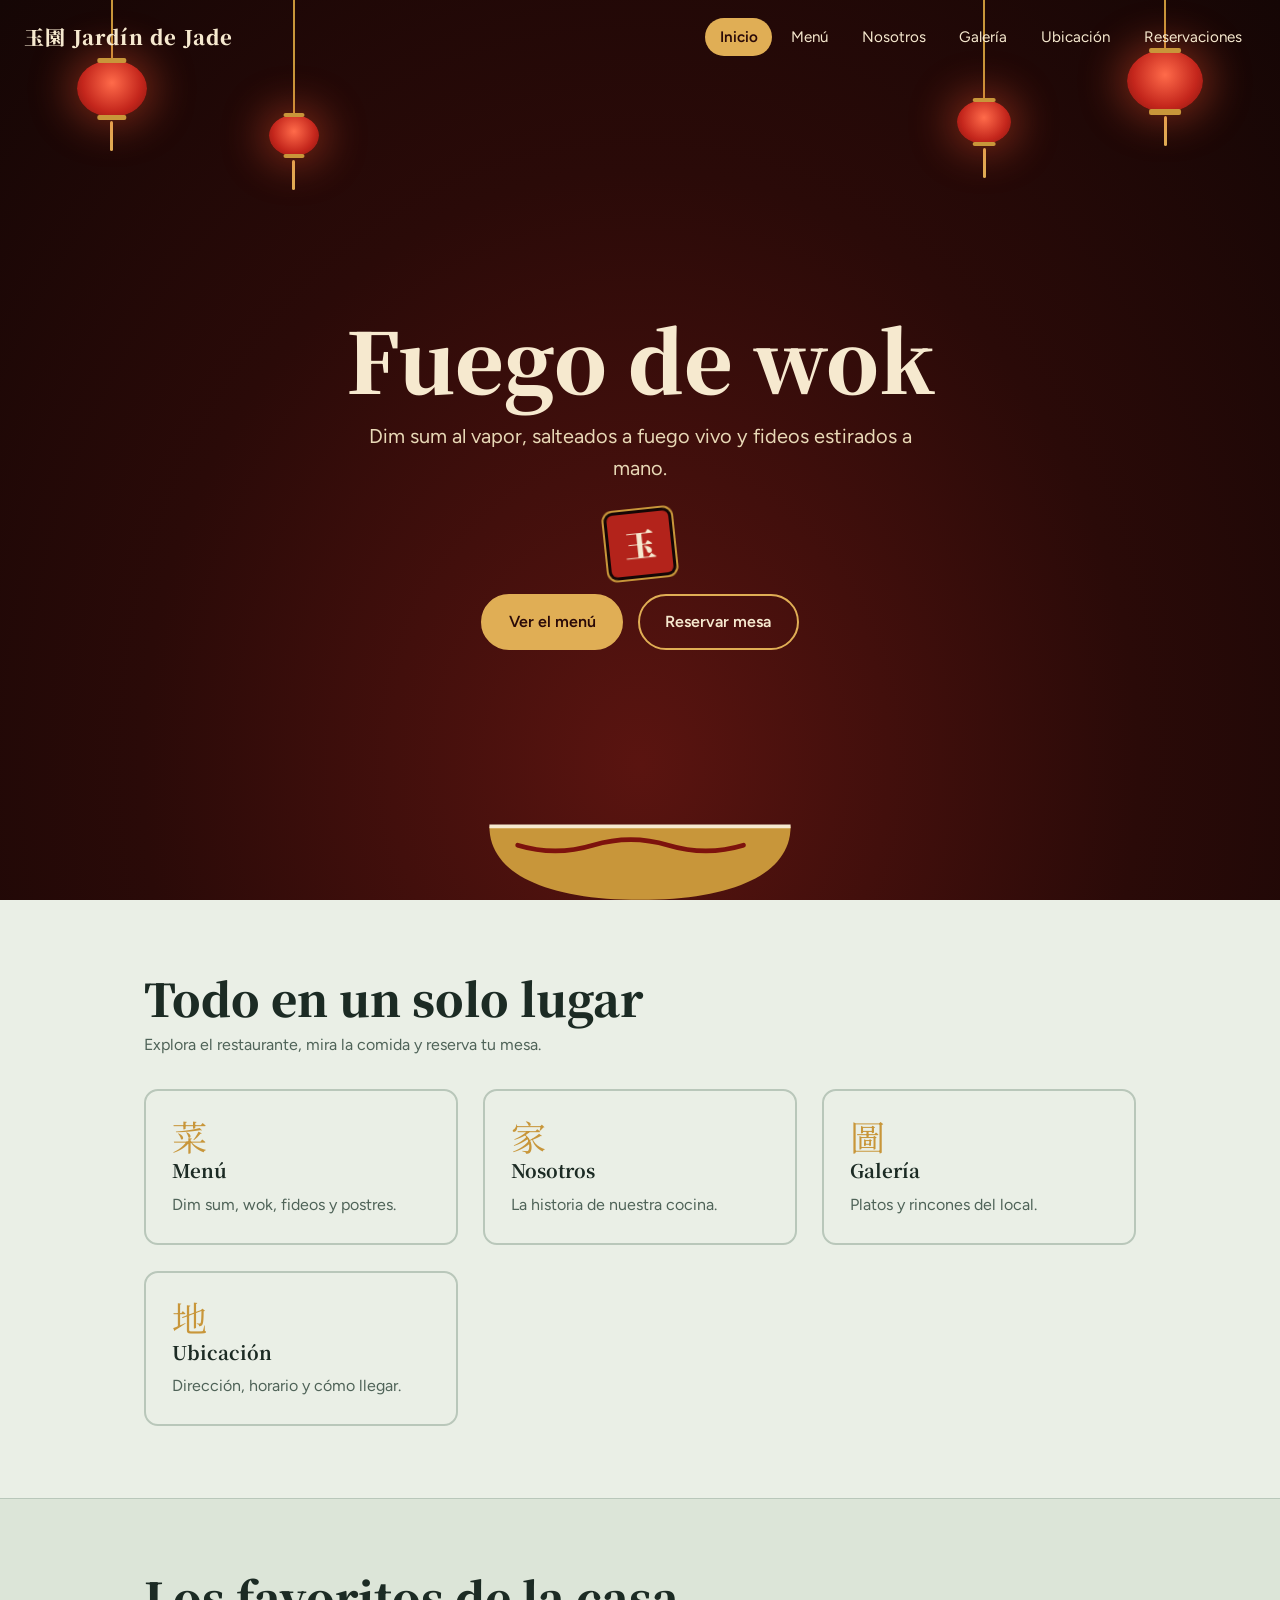
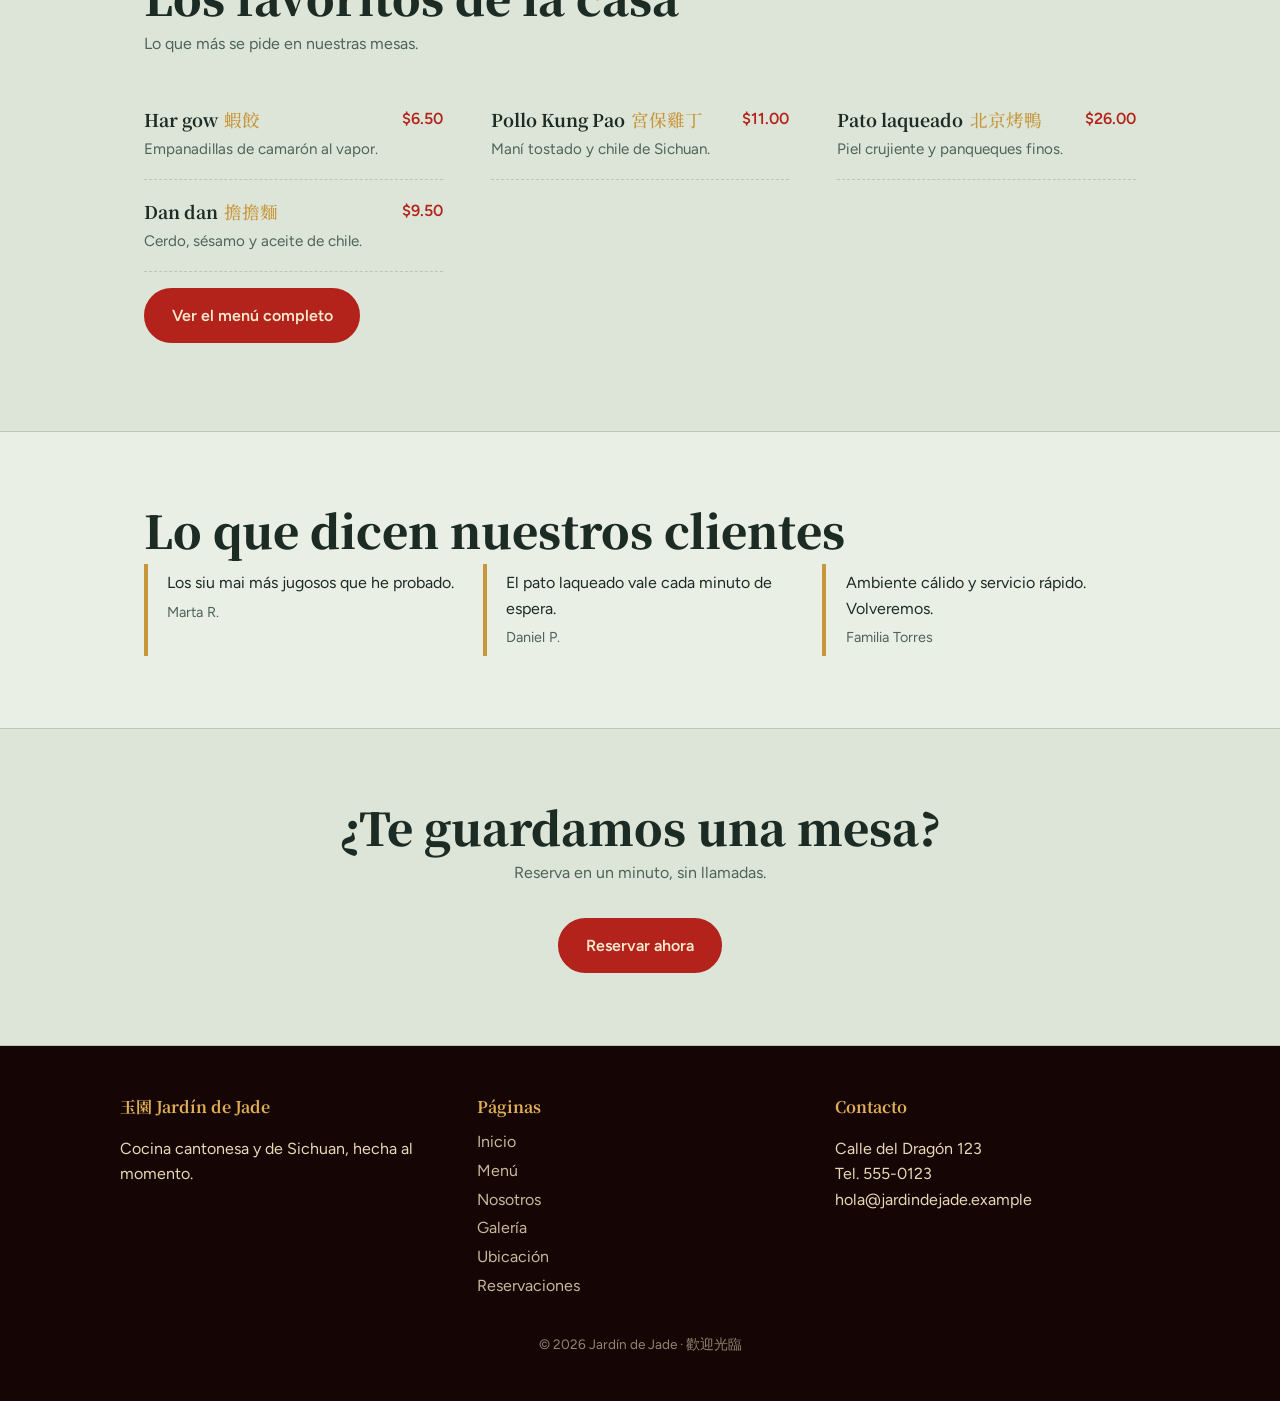
<file: index.html>
<!doctype html>
<html lang="es">
  <head>
    <meta charset="utf-8" />
    <meta name="viewport" content="width=device-width, initial-scale=1" />
    <title>Inicio · Jardín de Jade</title>
    <link
      href="https://fonts.googleapis.com/css2?family=Noto+Serif+SC:wght@500;900&family=Figtree:wght@400;600&display=swap"
      rel="stylesheet"
    />
    <link rel="stylesheet" href="style.css" />
  </head>

  <body>

    <header class="hero big">

      <nav class="nav">
        <a class="logo" href="index.html">玉園 Jardín de Jade</a>
        <div class="links">
          <a href="index.html" class="on" aria-current="page">Inicio</a
          ><a href="menu.html">Menú</a><a href="nosotros.html">Nosotros</a
          ><a href="galeria.html">Galería</a
          ><a href="ubicacion.html">Ubicación</a
          ><a href="reservaciones.html">Reservaciones</a>
        </div>
      </nav>

      <div class="lanterns" aria-hidden="true">
        <div class="lantern l1">
          <i></i>
          <div class="b"></div>
          <div class="t"></div>
        </div>
        <div class="lantern l2">
          <i></i>
          <div class="b"></div>
          <div class="t"></div>
        </div>
        <div class="lantern l3">
          <i></i>
          <div class="b"></div>
          <div class="t"></div>
        </div>
        <div class="lantern l4">
          <i></i>
          <div class="b"></div>
          <div class="t"></div>
        </div>
      </div>

      <div class="hero-in">
        <h1><span>Fuego</span> <span>de</span> <span>wok</span></h1>
        <p class="sub">
          Dim sum al vapor, salteados a fuego vivo y fideos estirados a mano.
        </p>
        <span class="seal" aria-hidden="true">玉</span>
        <div class="btns">
          <a class="btn primary" href="menu.html">Ver el menú</a
          ><a class="btn ghost" href="reservaciones.html">Reservar mesa</a>
        </div>
      </div>

      <div class="bowl-wrap" aria-hidden="true">
        <span class="steam s1"></span><span class="steam s2"></span>
        <span class="steam s3"></span>
        <svg class="bowl" viewBox="0 0 340 90">
          <path d="M10 10h320c0 50-60 78-160 78S10 60 10 10z" fill="#C8963A" />
          <path d="M10 10h320" stroke="#F6E9CF" stroke-width="4" />
          <path
            d="M40 30q40 12 80 0t80 0 80 0"
            stroke="#7d120d"
            stroke-width="5"
            fill="none"
            stroke-linecap="round"
          />
        </svg>
      </div>
    </header>
    
    <main>
      <section class="s">
        <h2>Todo en un solo lugar</h2>
        <p class="lead">
          Explora el restaurante, mira la comida y reserva tu mesa.
        </p>
        <div class="grid">
          <a class="card" href="menu.html"
            ><span class="zh">菜</span>
            <h3>Menú</h3>
            <p>Dim sum, wok, fideos y postres.</p></a
          >
          <a class="card" href="nosotros.html"
            ><span class="zh">家</span>
            <h3>Nosotros</h3>
            <p>La historia de nuestra cocina.</p></a
          >
          <a class="card" href="galeria.html"
            ><span class="zh">圖</span>
            <h3>Galería</h3>
            <p>Platos y rincones del local.</p></a
          >
          <a class="card" href="ubicacion.html"
            ><span class="zh">地</span>
            <h3>Ubicación</h3>
            <p>Dirección, horario y cómo llegar.</p></a
          >
        </div>
      </section>
      <div class="band">
        <section class="s">
          <h2>Los favoritos de la casa</h2>
          <p class="lead">Lo que más se pide en nuestras mesas.</p>
          <div class="panel on">
            <div class="dish">
              <h3>Har gow<span class="zh">蝦餃</span></h3>
              <span class="pr">$6.50</span>
              <p>Empanadillas de camarón al vapor.</p>
            </div>
            <div class="dish">
              <h3>Pollo Kung Pao<span class="zh">宮保雞丁</span></h3>
              <span class="pr">$11.00</span>
              <p>Maní tostado y chile de Sichuan.</p>
            </div>
            <div class="dish">
              <h3>Pato laqueado<span class="zh">北京烤鴨</span></h3>
              <span class="pr">$26.00</span>
              <p>Piel crujiente y panqueques finos.</p>
            </div>
            <div class="dish">
              <h3>Dan dan<span class="zh">擔擔麵</span></h3>
              <span class="pr">$9.50</span>
              <p>Cerdo, sésamo y aceite de chile.</p>
            </div>
          </div>
          <p><a class="btn red" href="menu.html">Ver el menú completo</a></p>
        </section>
      </div>
      <section class="s">
        <h2>Lo que dicen nuestros clientes</h2>
        <div class="grid">
          <blockquote class="quote">
            Los siu mai más jugosos que he probado.<cite>Marta R.</cite>
          </blockquote>
          <blockquote class="quote">
            El pato laqueado vale cada minuto de espera.<cite>Daniel P.</cite>
          </blockquote>
          <blockquote class="quote">
            Ambiente cálido y servicio rápido. Volveremos.<cite
              >Familia Torres</cite
            >
          </blockquote>
        </div>
      </section>
      <div class="band">
        <section class="s" style="text-align: center">
          <h2>¿Te guardamos una mesa?</h2>
          <p class="lead" style="margin-inline: auto">
            Reserva en un minuto, sin llamadas.
          </p>
          <a class="btn red" href="reservaciones.html">Reservar ahora</a>
        </section>
      </div>
    </main>
    <footer>
      <div class="fi">
        <div>
          <h4>玉園 Jardín de Jade</h4>
          <p>Cocina cantonesa y de Sichuan, hecha al momento.</p>
        </div>
        <div>
          <h4>Páginas</h4>
          <a href="index.html">Inicio</a><a href="menu.html">Menú</a
          ><a href="nosotros.html">Nosotros</a><a href="galeria.html">Galería</a
          ><a href="ubicacion.html">Ubicación</a
          ><a href="reservaciones.html">Reservaciones</a>
        </div>
        <div>
          <h4>Contacto</h4>
          <p>
            Calle del Dragón 123<br />Tel. 555-0123<br />hola@jardindejade.example
          </p>
        </div>
      </div>
      <p class="copy">© 2026 Jardín de Jade · 歡迎光臨</p>
    </footer>
    <script src="app.js"></script>
  </body>
</html>
</file>
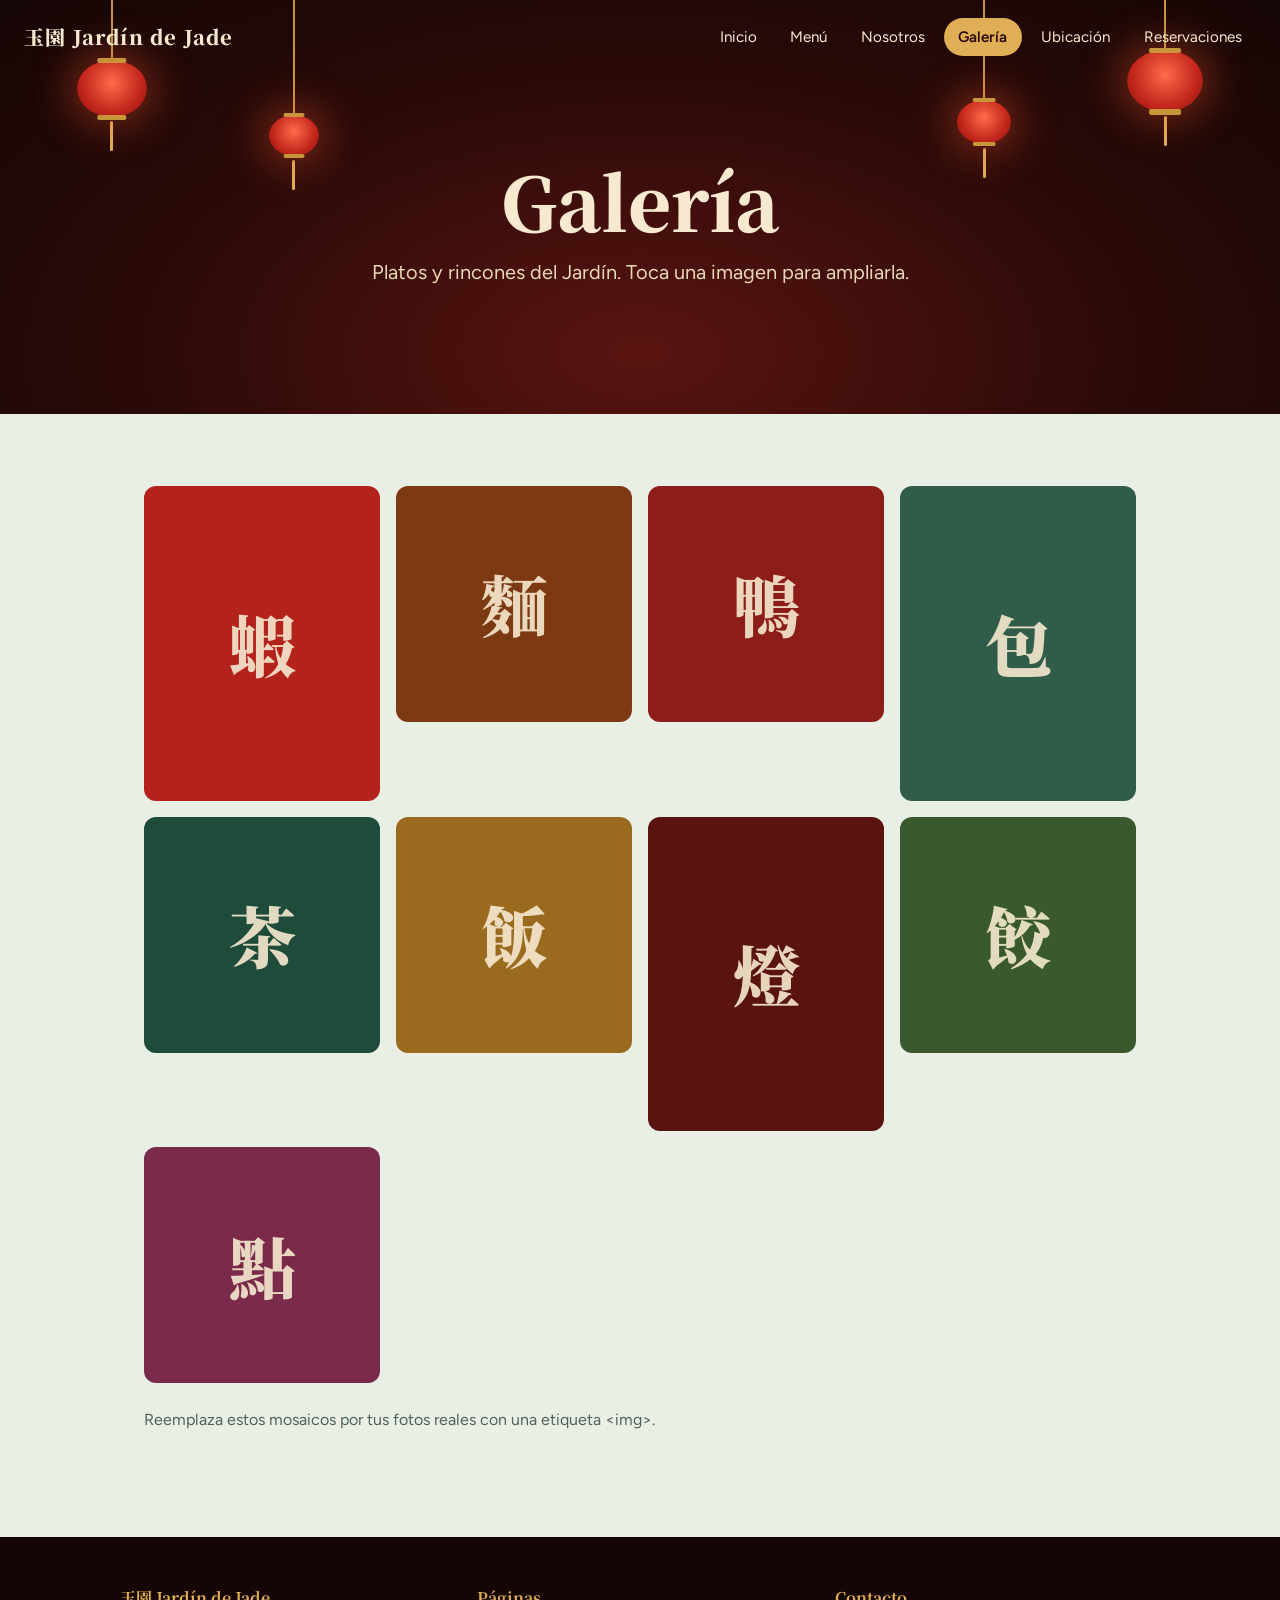
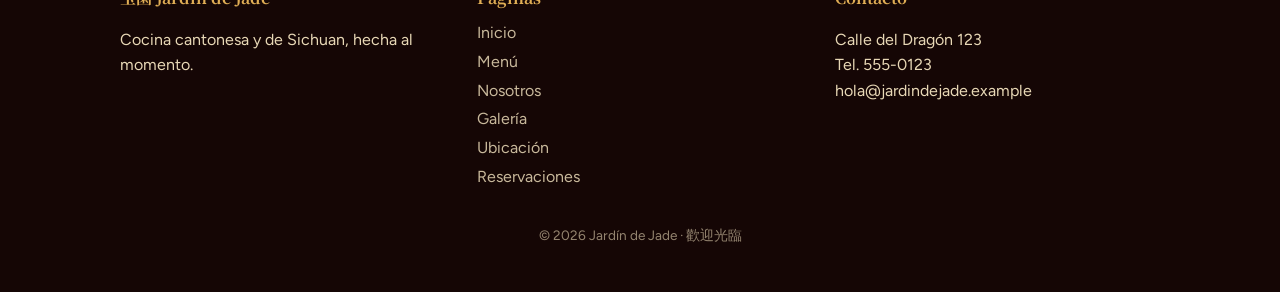
<file: galeria.html>
<!doctype html>
<html lang="es">
  <head>
    <meta charset="utf-8" />
    <meta name="viewport" content="width=device-width, initial-scale=1" />
    <title>Galería · Jardín de Jade</title>
    <link
      href="https://fonts.googleapis.com/css2?family=Noto+Serif+SC:wght@500;900&family=Figtree:wght@400;600&display=swap"
      rel="stylesheet"
    />
    <link rel="stylesheet" href="style.css" />
  </head>
  <body>
    <header class="hero">
      <nav class="nav">
        <a class="logo" href="index.html">玉園 Jardín de Jade</a>
        <div class="links">
          <a href="index.html">Inicio</a><a href="menu.html">Menú</a
          ><a href="nosotros.html">Nosotros</a
          ><a href="galeria.html" class="on" aria-current="page">Galería</a
          ><a href="ubicacion.html">Ubicación</a
          ><a href="reservaciones.html">Reservaciones</a>
        </div>
      </nav>
      <div class="lanterns" aria-hidden="true">
        <div class="lantern l1">
          <i></i>
          <div class="b"></div>
          <div class="t"></div>
        </div>
        <div class="lantern l2">
          <i></i>
          <div class="b"></div>
          <div class="t"></div>
        </div>
        <div class="lantern l3">
          <i></i>
          <div class="b"></div>
          <div class="t"></div>
        </div>
        <div class="lantern l4">
          <i></i>
          <div class="b"></div>
          <div class="t"></div>
        </div>
      </div>
      <div class="hero-in">
        <h1><span>Galería</span></h1>
        <p class="sub">
          Platos y rincones del Jardín. Toca una imagen para ampliarla.
        </p>
      </div>
    </header>
    <main>
      <section class="s">
        <div class="gal">
          <button class="g" style="--c: #b3231b" aria-label="Har gow">
            <span>蝦</span><em>Har gow</em></button
          ><button class="g" style="--c: #7d3a12" aria-label="Fideos dan dan">
            <span>麵</span><em>Fideos dan dan</em></button
          ><button class="g" style="--c: #8c1d18" aria-label="Pato laqueado">
            <span>鴨</span><em>Pato laqueado</em></button
          ><button class="g" style="--c: #2f5d4a" aria-label="Bao de cerdo">
            <span>包</span><em>Bao de cerdo</em></button
          ><button class="g" style="--c: #1f4b3a" aria-label="Té de jazmín">
            <span>茶</span><em>Té de jazmín</em></button
          ><button class="g" style="--c: #9a6b1f" aria-label="Arroz frito">
            <span>飯</span><em>Arroz frito</em></button
          ><button
            class="g"
            style="--c: #5a1410"
            aria-label="Faroles del salón"
          >
            <span>燈</span><em>Faroles del salón</em></button
          ><button class="g" style="--c: #3a5a2e" aria-label="Gyoza">
            <span>餃</span><em>Gyoza</em></button
          ><button class="g" style="--c: #7a2a4a" aria-label="Postres">
            <span>點</span><em>Postres</em>
          </button>
        </div>
        <div class="lb" role="dialog" aria-label="Imagen ampliada">
          <button aria-label="Cerrar">×</button>
          <div>
            <div class="big"></div>
            <p></p>
          </div>
        </div>
        <p class="lead" style="margin-top: 1.5rem">
          Reemplaza estos mosaicos por tus fotos reales con una etiqueta
          &lt;img&gt;.
        </p>
      </section>
    </main>
    <footer>
      <div class="fi">
        <div>
          <h4>玉園 Jardín de Jade</h4>
          <p>Cocina cantonesa y de Sichuan, hecha al momento.</p>
        </div>
        <div>
          <h4>Páginas</h4>
          <a href="index.html">Inicio</a><a href="menu.html">Menú</a
          ><a href="nosotros.html">Nosotros</a><a href="galeria.html">Galería</a
          ><a href="ubicacion.html">Ubicación</a
          ><a href="reservaciones.html">Reservaciones</a>
        </div>
        <div>
          <h4>Contacto</h4>
          <p>
            Calle del Dragón 123<br />Tel. 555-0123<br />hola@jardindejade.example
          </p>
        </div>
      </div>
      <p class="copy">© 2026 Jardín de Jade · 歡迎光臨</p>
    </footer>
    <script src="app.js"></script>
  </body>
</html>
</file>
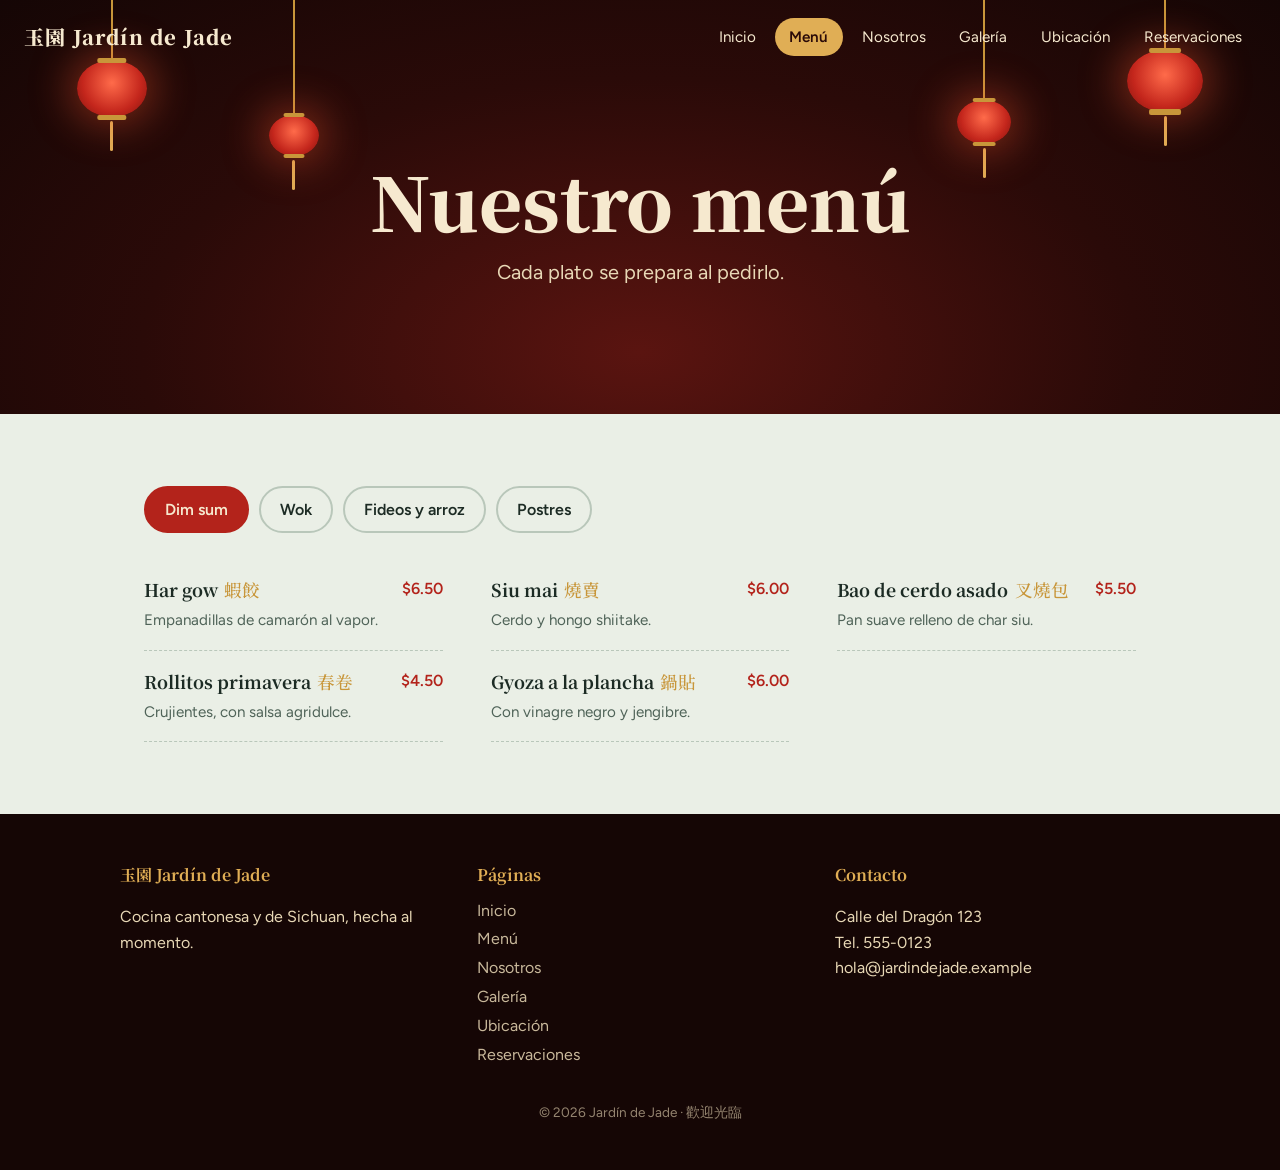
<file: menu.html>
<!doctype html>
<html lang="es">
  <head>
    <meta charset="utf-8" />
    <meta name="viewport" content="width=device-width, initial-scale=1" />
    <title>Menú · Jardín de Jade</title>
    <link
      href="https://fonts.googleapis.com/css2?family=Noto+Serif+SC:wght@500;900&family=Figtree:wght@400;600&display=swap"
      rel="stylesheet"
    />
    <link rel="stylesheet" href="style.css" />
  </head>
  <body>
    <header class="hero">
      <nav class="nav">
        <a class="logo" href="index.html">玉園 Jardín de Jade</a>
        <div class="links">
          <a href="index.html">Inicio</a
          ><a href="menu.html" class="on" aria-current="page">Menú</a
          ><a href="nosotros.html">Nosotros</a><a href="galeria.html">Galería</a
          ><a href="ubicacion.html">Ubicación</a
          ><a href="reservaciones.html">Reservaciones</a>
        </div>
      </nav>
      <div class="lanterns" aria-hidden="true">
        <div class="lantern l1">
          <i></i>
          <div class="b"></div>
          <div class="t"></div>
        </div>
        <div class="lantern l2">
          <i></i>
          <div class="b"></div>
          <div class="t"></div>
        </div>
        <div class="lantern l3">
          <i></i>
          <div class="b"></div>
          <div class="t"></div>
        </div>
        <div class="lantern l4">
          <i></i>
          <div class="b"></div>
          <div class="t"></div>
        </div>
      </div>
      <div class="hero-in">
        <h1><span>Nuestro</span> <span>menú</span></h1>
        <p class="sub">Cada plato se prepara al pedirlo.</p>
      </div>
    </header>
    <main>
      <section class="s">
        <div class="tabs" role="tablist" aria-label="Categorías">
          <button
            class="tab"
            role="tab"
            aria-selected="true"
            aria-controls="p0"
          >
            Dim sum</button
          ><button
            class="tab"
            role="tab"
            aria-selected="false"
            aria-controls="p1"
          >
            Wok</button
          ><button
            class="tab"
            role="tab"
            aria-selected="false"
            aria-controls="p2"
          >
            Fideos y arroz</button
          ><button
            class="tab"
            role="tab"
            aria-selected="false"
            aria-controls="p3"
          >
            Postres
          </button>
        </div>
        <div class="panel on" id="p0" role="tabpanel">
          <div class="dish">
            <h3>Har gow<span class="zh">蝦餃</span></h3>
            <span class="pr">$6.50</span>
            <p>Empanadillas de camarón al vapor.</p>
          </div>
          <div class="dish">
            <h3>Siu mai<span class="zh">燒賣</span></h3>
            <span class="pr">$6.00</span>
            <p>Cerdo y hongo shiitake.</p>
          </div>
          <div class="dish">
            <h3>Bao de cerdo asado<span class="zh">叉燒包</span></h3>
            <span class="pr">$5.50</span>
            <p>Pan suave relleno de char siu.</p>
          </div>
          <div class="dish">
            <h3>Rollitos primavera<span class="zh">春卷</span></h3>
            <span class="pr">$4.50</span>
            <p>Crujientes, con salsa agridulce.</p>
          </div>
          <div class="dish">
            <h3>Gyoza a la plancha<span class="zh">鍋貼</span></h3>
            <span class="pr">$6.00</span>
            <p>Con vinagre negro y jengibre.</p>
          </div>
        </div>
        <div class="panel" id="p1" role="tabpanel" hidden>
          <div class="dish">
            <h3>Pollo Kung Pao<span class="zh">宮保雞丁</span></h3>
            <span class="pr">$11.00</span>
            <p>Maní tostado y chile de Sichuan.</p>
          </div>
          <div class="dish">
            <h3>Res con brócoli<span class="zh">芥蘭牛肉</span></h3>
            <span class="pr">$12.50</span>
            <p>Salsa de ostión a fuego alto.</p>
          </div>
          <div class="dish">
            <h3>Cerdo agridulce<span class="zh">咕嚕肉</span></h3>
            <span class="pr">$10.50</span>
            <p>Piña, pimiento y salsa brillante.</p>
          </div>
          <div class="dish">
            <h3>Tofu Mapo<span class="zh">麻婆豆腐</span></h3>
            <span class="pr">$9.50</span>
            <p>Picante que adormece los labios.</p>
          </div>
          <div class="dish">
            <h3>Pato laqueado<span class="zh">北京烤鴨</span></h3>
            <span class="pr">$26.00</span>
            <p>Piel crujiente y panqueques finos.</p>
          </div>
        </div>
        <div class="panel" id="p2" role="tabpanel" hidden>
          <div class="dish">
            <h3>Chow mein<span class="zh">炒麵</span></h3>
            <span class="pr">$9.00</span>
            <p>Fideos salteados con verduras.</p>
          </div>
          <div class="dish">
            <h3>Dan dan<span class="zh">擔擔麵</span></h3>
            <span class="pr">$9.50</span>
            <p>Cerdo, sésamo y aceite de chile.</p>
          </div>
          <div class="dish">
            <h3>Arroz frito Yangzhou<span class="zh">揚州炒飯</span></h3>
            <span class="pr">$8.50</span>
            <p>Camarón, jamón y huevo.</p>
          </div>
          <div class="dish">
            <h3>Sopa wonton<span class="zh">雲吞湯</span></h3>
            <span class="pr">$7.00</span>
            <p>Caldo claro con empanadillas.</p>
          </div>
        </div>
        <div class="panel" id="p3" role="tabpanel" hidden>
          <div class="dish">
            <h3>Bolitas de sésamo<span class="zh">煎堆</span></h3>
            <span class="pr">$4.50</span>
            <p>Rellenas de frijol dulce.</p>
          </div>
          <div class="dish">
            <h3>Tarta de huevo<span class="zh">蛋撻</span></h3>
            <span class="pr">$3.50</span>
            <p>Masa hojaldrada con crema tibia.</p>
          </div>
          <div class="dish">
            <h3>Tangyuan<span class="zh">湯圓</span></h3>
            <span class="pr">$5.00</span>
            <p>Arroz glutinoso en jarabe de jengibre.</p>
          </div>
        </div>
      </section>
    </main>
    <footer>
      <div class="fi">
        <div>
          <h4>玉園 Jardín de Jade</h4>
          <p>Cocina cantonesa y de Sichuan, hecha al momento.</p>
        </div>
        <div>
          <h4>Páginas</h4>
          <a href="index.html">Inicio</a><a href="menu.html">Menú</a
          ><a href="nosotros.html">Nosotros</a><a href="galeria.html">Galería</a
          ><a href="ubicacion.html">Ubicación</a
          ><a href="reservaciones.html">Reservaciones</a>
        </div>
        <div>
          <h4>Contacto</h4>
          <p>
            Calle del Dragón 123<br />Tel. 555-0123<br />hola@jardindejade.example
          </p>
        </div>
      </div>
      <p class="copy">© 2026 Jardín de Jade · 歡迎光臨</p>
    </footer>
    <script src="app.js"></script>
  </body>
</html>
</file>
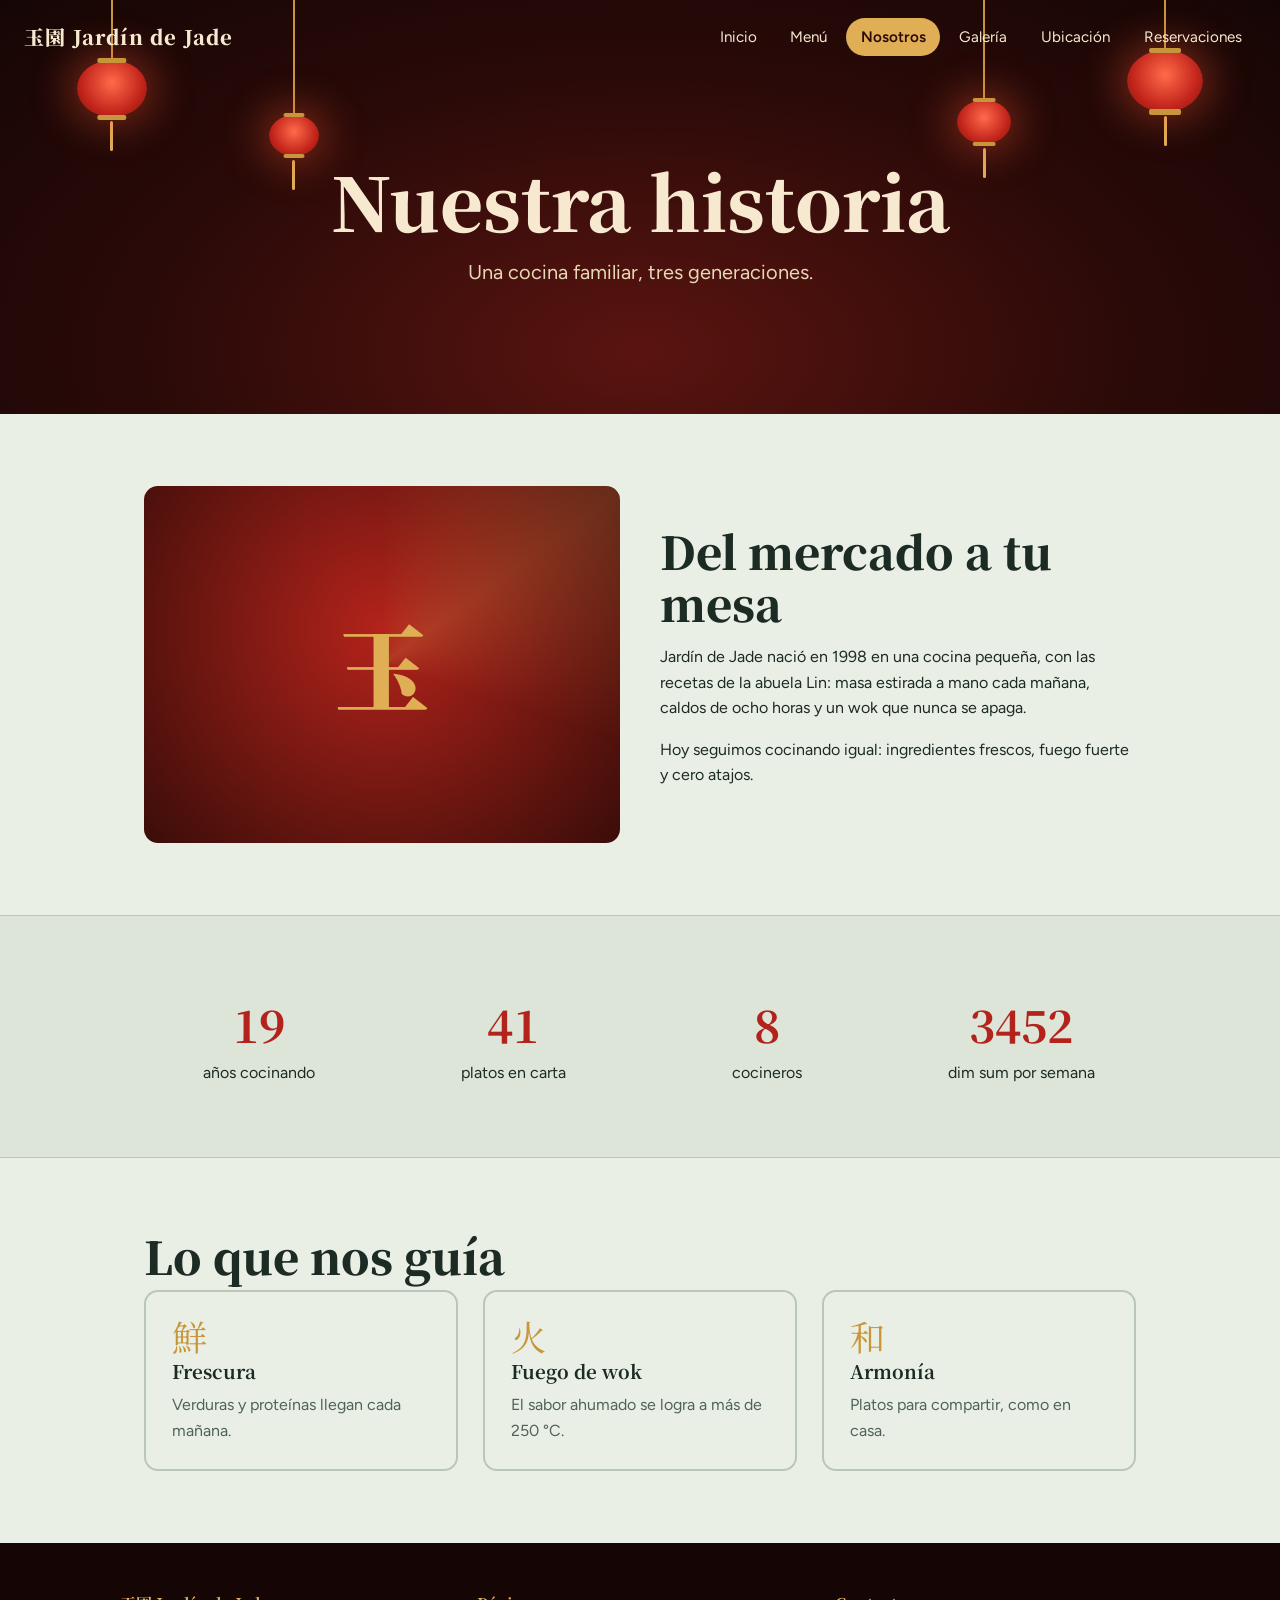
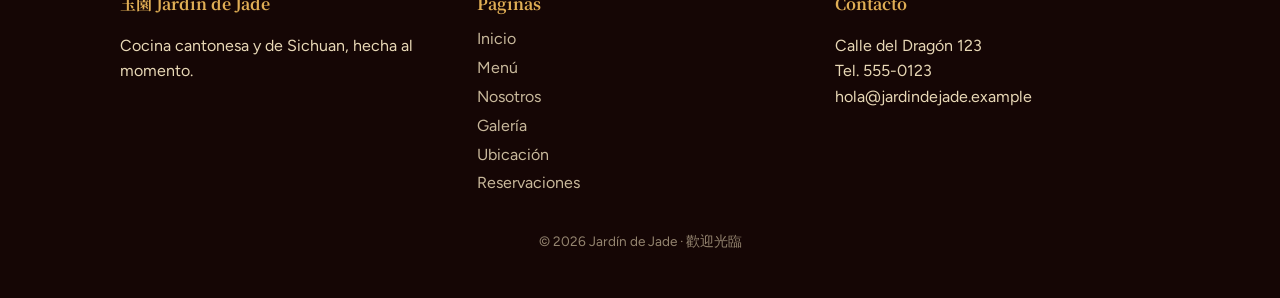
<file: nosotros.html>
<!DOCTYPE html>
<html lang="es"><head><meta charset="utf-8"><meta name="viewport" content="width=device-width, initial-scale=1">
<title>Nosotros · Jardín de Jade</title>
<link href="https://fonts.googleapis.com/css2?family=Noto+Serif+SC:wght@500;900&family=Figtree:wght@400;600&display=swap" rel="stylesheet">
<link rel="stylesheet" href="style.css"></head><body>
<header class="hero"><nav class="nav"><a class="logo" href="index.html">玉園 Jardín de Jade</a><div class="links"><a href="index.html">Inicio</a><a href="menu.html">Menú</a><a href="nosotros.html" class="on" aria-current="page">Nosotros</a><a href="galeria.html">Galería</a><a href="ubicacion.html">Ubicación</a><a href="reservaciones.html">Reservaciones</a></div></nav><div class="lanterns" aria-hidden="true"><div class="lantern l1"><i></i><div class="b"></div><div class="t"></div></div><div class="lantern l2"><i></i><div class="b"></div><div class="t"></div></div><div class="lantern l3"><i></i><div class="b"></div><div class="t"></div></div><div class="lantern l4"><i></i><div class="b"></div><div class="t"></div></div></div><div class="hero-in"><h1><span>Nuestra</span> <span>historia</span> </h1><p class="sub">Una cocina familiar, tres generaciones.</p></div></header>
<main><section class="s two"><div class="art" aria-hidden="true">玉</div><div><h2>Del mercado a tu mesa</h2><p>Jardín de Jade nació en 1998 en una cocina pequeña, con las recetas de la abuela Lin: masa estirada a mano cada mañana, caldos de ocho horas y un wok que nunca se apaga.</p><p>Hoy seguimos cocinando igual: ingredientes frescos, fuego fuerte y cero atajos.</p></div></section>
<div class="band"><section class="s"><div class="stats"><div><b data-n="28">0</b>años cocinando</div><div><b data-n="60">0</b>platos en carta</div><div><b data-n="12">0</b>cocineros</div><div><b data-n="5000">0</b>dim sum por semana</div></div></section></div>
<section class="s"><h2>Lo que nos guía</h2><div class="grid"><div class="card"><span class="zh">鮮</span><h3>Frescura</h3><p>Verduras y proteínas llegan cada mañana.</p></div><div class="card"><span class="zh">火</span><h3>Fuego de wok</h3><p>El sabor ahumado se logra a más de 250 °C.</p></div><div class="card"><span class="zh">和</span><h3>Armonía</h3><p>Platos para compartir, como en casa.</p></div></div></section></main>
<footer><div class="fi"><div><h4>玉園 Jardín de Jade</h4><p>Cocina cantonesa y de Sichuan, hecha al momento.</p></div><div><h4>Páginas</h4><a href="index.html">Inicio</a><a href="menu.html">Menú</a><a href="nosotros.html">Nosotros</a><a href="galeria.html">Galería</a><a href="ubicacion.html">Ubicación</a><a href="reservaciones.html">Reservaciones</a></div><div><h4>Contacto</h4><p>Calle del Dragón 123<br>Tel. 555-0123<br>hola@jardindejade.example</p></div></div><p class="copy">© 2026 Jardín de Jade · 歡迎光臨</p></footer>
<script src="app.js"></script></body></html>
</file>
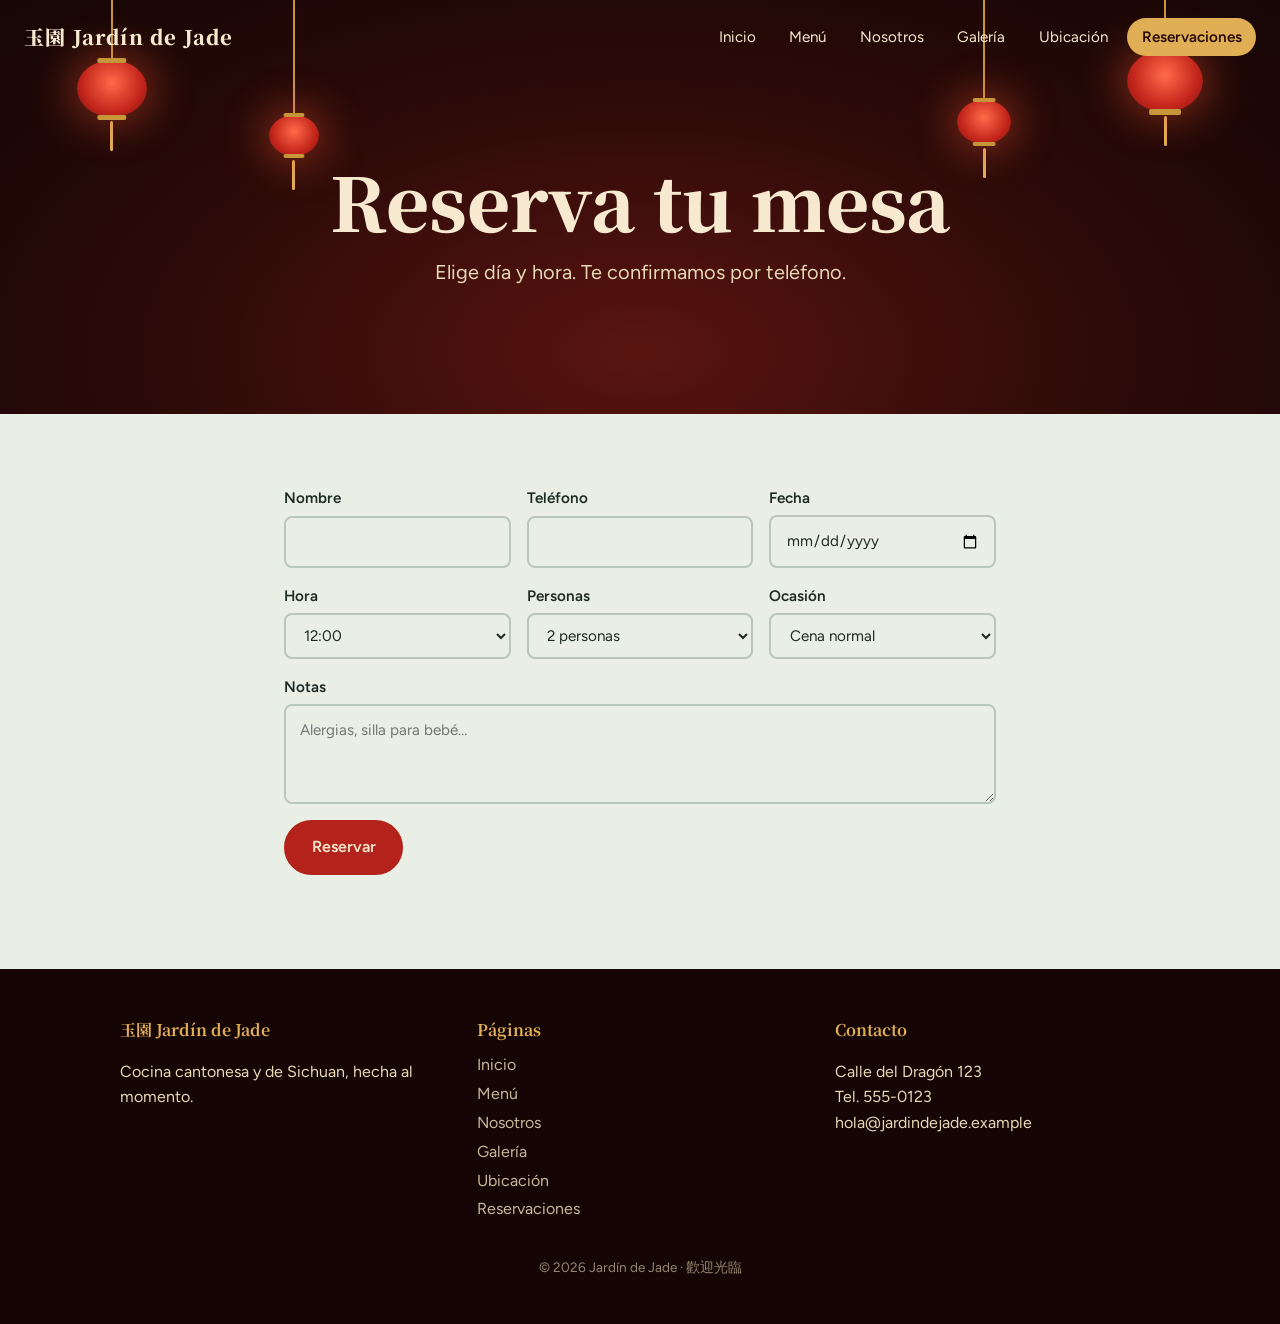
<file: reservaciones.html>
<!doctype html>
<html lang="es">
  <head>
    <meta charset="utf-8" />
    <meta name="viewport" content="width=device-width, initial-scale=1" />
    <title>Reservaciones · Jardín de Jade</title>
    <link
      href="https://fonts.googleapis.com/css2?family=Noto+Serif+SC:wght@500;900&family=Figtree:wght@400;600&display=swap"
      rel="stylesheet"
    />
    <link rel="stylesheet" href="style.css" />
  </head>
  <body>
    <header class="hero">
      <nav class="nav">
        <a class="logo" href="index.html">玉園 Jardín de Jade</a>
        <div class="links">
          <a href="index.html">Inicio</a><a href="menu.html">Menú</a
          ><a href="nosotros.html">Nosotros</a><a href="galeria.html">Galería</a
          ><a href="ubicacion.html">Ubicación</a
          ><a href="reservaciones.html" class="on" aria-current="page"
            >Reservaciones</a
          >
        </div>
      </nav>
      <div class="lanterns" aria-hidden="true">
        <div class="lantern l1">
          <i></i>
          <div class="b"></div>
          <div class="t"></div>
        </div>
        <div class="lantern l2">
          <i></i>
          <div class="b"></div>
          <div class="t"></div>
        </div>
        <div class="lantern l3">
          <i></i>
          <div class="b"></div>
          <div class="t"></div>
        </div>
        <div class="lantern l4">
          <i></i>
          <div class="b"></div>
          <div class="t"></div>
        </div>
      </div>
      <div class="hero-in">
        <h1><span>Reserva</span> <span>tu</span> <span>mesa</span></h1>
        <p class="sub">Elige día y hora. Te confirmamos por teléfono.</p>
      </div>
    </header>
    <main>
      <section class="s" style="max-width: 760px">
        <form class="form" id="rsv" novalidate>
          <label>Nombre<input name="nombre" autocomplete="name" /></label
          ><label
            >Teléfono<input name="tel" type="tel" autocomplete="tel"
          /></label>
          <label>Fecha<input name="fecha" type="date" /></label>
          <label
            >Hora<select name="hora">
              <option>12:00</option>
              <option>13:00</option>
              <option>14:00</option>
              <option>18:00</option>
              <option>19:00</option>
              <option>20:00</option>
              <option>21:00</option>
            </select></label
          >
          <label
            >Personas<select name="personas">
              <option>2 personas</option>
              <option>3 personas</option>
              <option>4 personas</option>
              <option>6 personas</option>
              <option>8 o más</option>
            </select></label
          >
          <label
            >Ocasión<select name="oc">
              <option>Cena normal</option>
              <option>Cumpleaños</option>
              <option>Aniversario</option>
              <option>Reunión de trabajo</option>
            </select></label
          >
          <label class="full"
            >Notas<textarea
              name="notas"
              rows="3"
              placeholder="Alergias, silla para bebé…"
            ></textarea>
          </label>
          <div class="full">
            <button class="btn red" type="submit">Reservar</button>
            <div class="err" id="err" role="alert"></div>
          </div>
        </form>
        <div class="ticket" id="ticket" role="status"></div>
      </section>
    </main>
    <footer>
      <div class="fi">
        <div>
          <h4>玉園 Jardín de Jade</h4>
          <p>Cocina cantonesa y de Sichuan, hecha al momento.</p>
        </div>
        <div>
          <h4>Páginas</h4>
          <a href="index.html">Inicio</a><a href="menu.html">Menú</a
          ><a href="nosotros.html">Nosotros</a><a href="galeria.html">Galería</a
          ><a href="ubicacion.html">Ubicación</a
          ><a href="reservaciones.html">Reservaciones</a>
        </div>
        <div>
          <h4>Contacto</h4>
          <p>
            Calle del Dragón 123<br />Tel. 555-0123<br />hola@jardindejade.example
          </p>
        </div>
      </div>
      <p class="copy">© 2026 Jardín de Jade · 歡迎光臨</p>
    </footer>
    <script src="app.js"></script>
  </body>
</html>
</file>
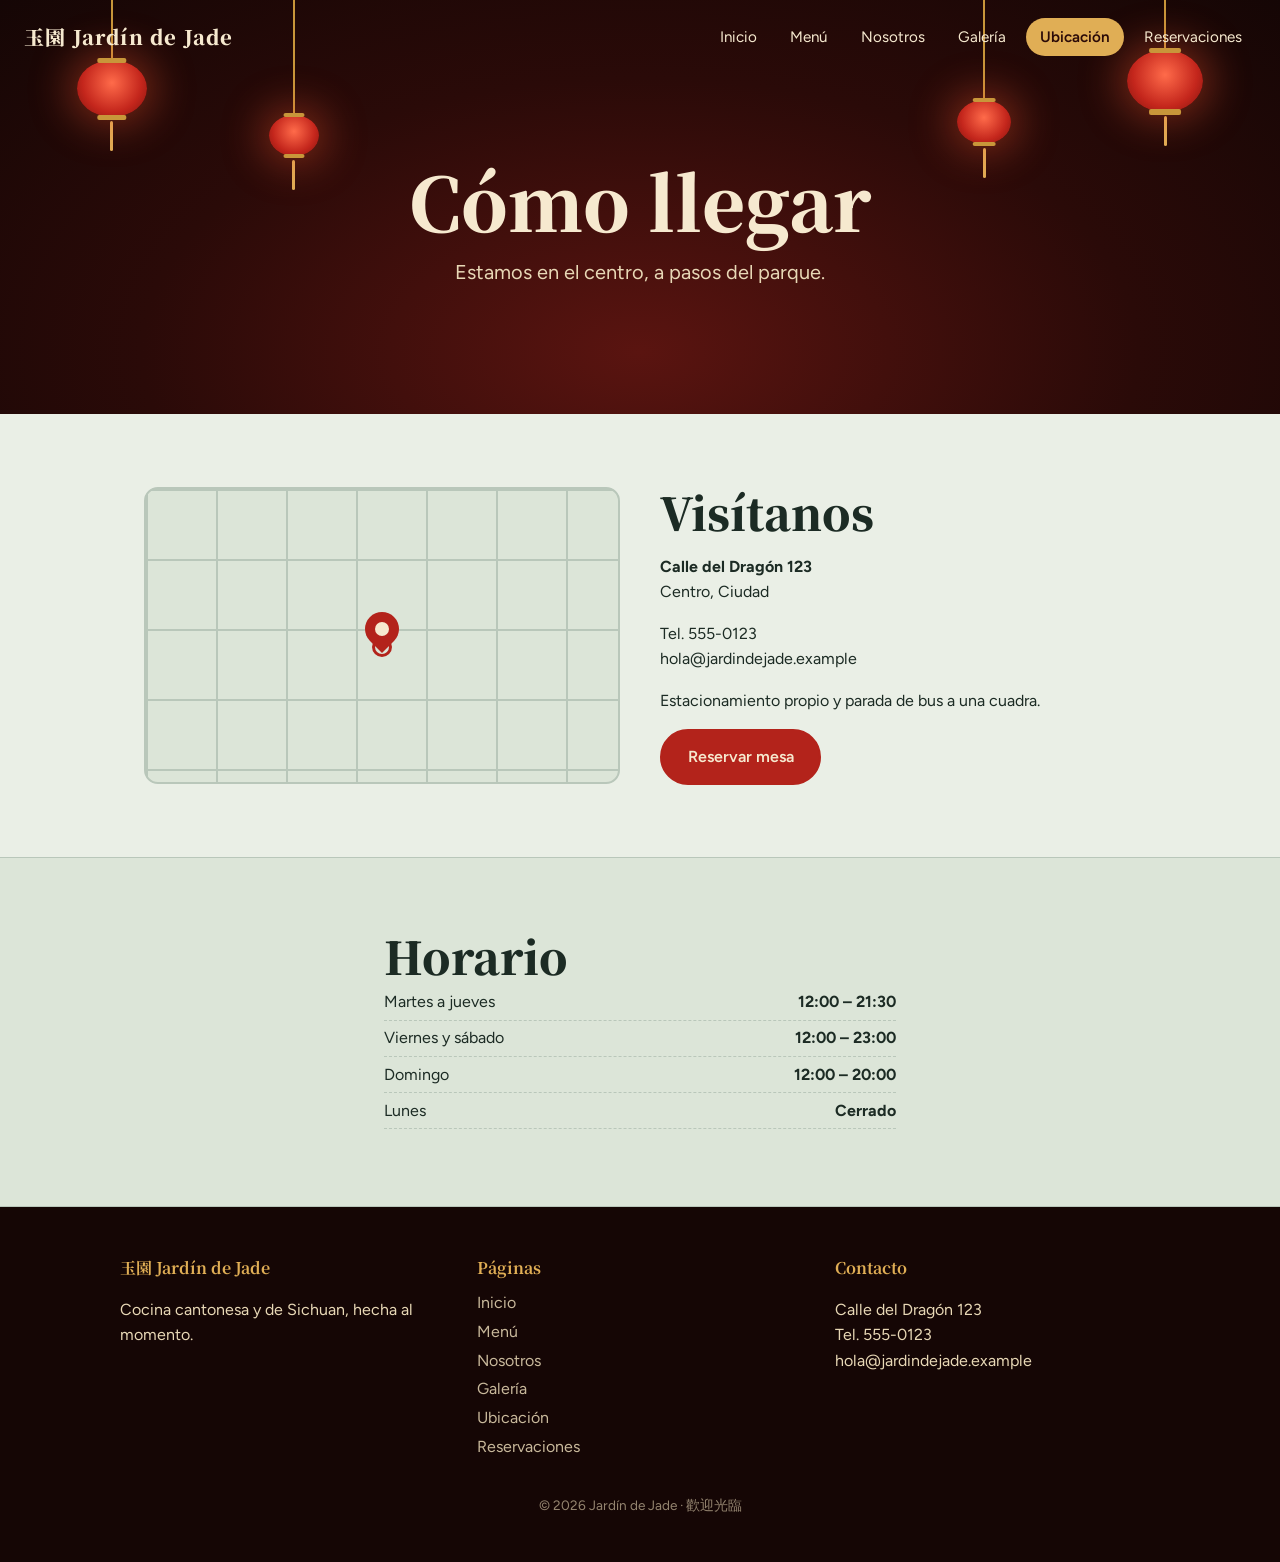
<file: ubicacion.html>
<!doctype html>
<html lang="es">
  <head>
    <meta charset="utf-8" />
    <meta name="viewport" content="width=device-width, initial-scale=1" />
    <title>Ubicación · Jardín de Jade</title>
    <link
      href="https://fonts.googleapis.com/css2?family=Noto+Serif+SC:wght@500;900&family=Figtree:wght@400;600&display=swap"
      rel="stylesheet"
    />
    <link rel="stylesheet" href="style.css" />
  </head>
  <body>
    <header class="hero">
      <nav class="nav">
        <a class="logo" href="index.html">玉園 Jardín de Jade</a>
        <div class="links">
          <a href="index.html">Inicio</a><a href="menu.html">Menú</a
          ><a href="nosotros.html">Nosotros</a><a href="galeria.html">Galería</a
          ><a href="ubicacion.html" class="on" aria-current="page">Ubicación</a
          ><a href="reservaciones.html">Reservaciones</a>
        </div>
      </nav>
      <div class="lanterns" aria-hidden="true">
        <div class="lantern l1">
          <i></i>
          <div class="b"></div>
          <div class="t"></div>
        </div>
        <div class="lantern l2">
          <i></i>
          <div class="b"></div>
          <div class="t"></div>
        </div>
        <div class="lantern l3">
          <i></i>
          <div class="b"></div>
          <div class="t"></div>
        </div>
        <div class="lantern l4">
          <i></i>
          <div class="b"></div>
          <div class="t"></div>
        </div>
      </div>
      <div class="hero-in">
        <h1><span>Cómo</span> <span>llegar</span></h1>
        <p class="sub">Estamos en el centro, a pasos del parque.</p>
      </div>
    </header>
    <main>
      <section class="s two">
        <div class="map" role="img" aria-label="Mapa ilustrativo">
          <span class="pulse"></span><span class="pin"></span>
        </div>
        <div>
          <h2>Visítanos</h2>
          <p><b>Calle del Dragón 123</b><br />Centro, Ciudad</p>
          <p>Tel. 555-0123<br />hola@jardindejade.example</p>
          <p>Estacionamiento propio y parada de bus a una cuadra.</p>
          <a class="btn red" href="reservaciones.html">Reservar mesa</a>
        </div>
      </section>
      <div class="band">
        <section class="s hrs" style="max-width: 560px">
          <h2>Horario</h2>
          <p><span>Martes a jueves</span><b>12:00 – 21:30</b></p>
          <p><span>Viernes y sábado</span><b>12:00 – 23:00</b></p>
          <p><span>Domingo</span><b>12:00 – 20:00</b></p>
          <p><span>Lunes</span><b>Cerrado</b></p>
        </section>
      </div>
    </main>
    <footer>
      <div class="fi">
        <div>
          <h4>玉園 Jardín de Jade</h4>
          <p>Cocina cantonesa y de Sichuan, hecha al momento.</p>
        </div>
        <div>
          <h4>Páginas</h4>
          <a href="index.html">Inicio</a><a href="menu.html">Menú</a
          ><a href="nosotros.html">Nosotros</a><a href="galeria.html">Galería</a
          ><a href="ubicacion.html">Ubicación</a
          ><a href="reservaciones.html">Reservaciones</a>
        </div>
        <div>
          <h4>Contacto</h4>
          <p>
            Calle del Dragón 123<br />Tel. 555-0123<br />hola@jardindejade.example
          </p>
        </div>
      </div>
      <p class="copy">© 2026 Jardín de Jade · 歡迎光臨</p>
    </footer>
    <script src="app.js"></script>
  </body>
</html>
</file>
<file: style.css>
:root {
  --bg: #eaefe6;
  --surface: #dce5d8;
  --text: #1c2b24;
  --muted: #4f6358;
  --red: #b3231b;
  --gold: #c8963a;
  --line: #b9c7ba;
  --display: "Noto Serif SC", "Songti SC", Georgia, serif;
  --body: "Figtree", system-ui, -apple-system, "Segoe UI", sans-serif;
}
@media (prefers-color-scheme: dark) {
  :root {
    --bg: #0f1a15;
    --surface: #172620;
    --text: #ede6d3;
    --muted: #a3b3a8;
    --line: #2b3d34;
    --gold: #e0ae55;
  }
}
*,
*::before,
*::after {
  box-sizing: border-box;
}
html {
  scroll-behavior: smooth;
}
body {
  margin: 0;
  background: var(--bg);
  color: var(--text);
  font-family: var(--body);
  line-height: 1.6;
  overflow-x: hidden;
}
a {
  color: inherit;
}
img {
  max-width: 100%;
}
:focus-visible {
  outline: 3px solid var(--gold);
  outline-offset: 3px;
}
/* NAV */
.nav {
  position: absolute;
  top: 0;
  left: 0;
  right: 0;
  z-index: 10;
  display: flex;
  justify-content: space-between;
  align-items: center;
  gap: 1rem;
  padding: 1.1rem 1.5rem;
  color: #f6e9cf;
}
.logo {
  font-family: var(--display);
  font-weight: 900;
  font-size: 1.25rem;
  letter-spacing: 0.06em;
  text-decoration: none;
}
.links {
  display: flex;
  gap: 0.3rem;
  overflow-x: auto;
  scrollbar-width: none;
}
.links a {
  text-decoration: none;
  padding: 0.45rem 0.9rem;
  border-radius: 999px;
  font-size: 0.95rem;
  white-space: nowrap;
  transition:
    background 0.25s,
    color 0.25s;
}
.links a:hover {
  background: rgba(224, 174, 85, 0.2);
}
.links a.on {
  background: #e0ae55;
  color: #2a0a08;
  font-weight: 600;
}
@media (max-width: 760px) {
  .nav {
    flex-direction: column;
    align-items: flex-start;
    padding-bottom: 0.4rem;
  }
  .links {
    max-width: 100%;
  }
}
/* HERO */
.hero {
  position: relative;
  background: radial-gradient(
    ellipse at 50% 85%,
    #5a1410 0%,
    #2a0a08 55%,
    #150605 100%
  );
  color: #f6e9cf;
  display: grid;
  place-items: center;
  text-align: center;
  padding: 8rem 1.5rem 4rem;
  overflow: hidden;
  min-height: 46vh;
}
.hero.big {
  min-height: 100vh;
  min-height: 100svh;
}
.hero h1 {
  font-family: var(--display);
  font-weight: 900;
  font-size: clamp(2.3rem, 7vw, 4.6rem);
  line-height: 1.08;
  margin: 0 0 1rem;
}
.hero.big h1 {
  font-size: clamp(2.6rem, 8vw, 5.2rem);
}
.hero h1 span {
  display: inline-block;
  animation: rise 0.9s cubic-bezier(0.2, 0.8, 0.2, 1) both;
}
.hero h1 span:nth-child(2) {
  animation-delay: 0.12s;
}
.hero h1 span:nth-child(3) {
  animation-delay: 0.24s;
}
.sub {
  font-size: clamp(1.05rem, 2.4vw, 1.25rem);
  max-width: 34rem;
  margin: 0 auto 1.8rem;
  color: #e8d8b6;
  animation: rise 0.9s 0.45s both;
}
.hero-in {
  position: relative;
  z-index: 2;
  max-width: 720px;
}
@keyframes rise {
  from {
    translate: 0 36px;
    opacity: 0;
    filter: blur(6px);
  }
  to {
    translate: 0 0;
    opacity: 1;
    filter: none;
  }
}
.lanterns {
  position: absolute;
  top: 0;
  left: 0;
  right: 0;
  height: 50%;
  pointer-events: none;
}
.lantern {
  position: absolute;
  top: 0;
  transform-origin: 50% 0;
  animation:
    swing 4.5s ease-in-out infinite alternate,
    drop 1.6s cubic-bezier(0.2, 0.9, 0.3, 1.2) both;
}
.lantern i {
  display: block;
  width: 2px;
  background: #c8963a;
  margin: 0 auto;
}
.lantern .b {
  position: relative;
  width: var(--w);
  height: calc(var(--w) * 0.82);
  margin: 0 auto;
  border-radius: 50%;
  background: radial-gradient(circle at 50% 40%, #ff6b4a, #c4261c 60%, #7d120d);
  box-shadow: 0 0 40px 8px rgba(255, 90, 50, 0.4);
  animation: glow 3s ease-in-out infinite alternate;
}
.lantern .b::before,
.lantern .b::after {
  content: "";
  position: absolute;
  left: 50%;
  width: 42%;
  height: 9%;
  background: #c8963a;
  transform: translateX(-50%);
  border-radius: 2px;
}
.lantern .b::before {
  top: -4%;
}
.lantern .b::after {
  bottom: -4%;
}
.lantern .t {
  width: 3px;
  height: 30px;
  margin: 4px auto 0;
  background: #e0ae55;
  border-radius: 2px;
  transform-origin: top;
  animation: tas 2.2s ease-in-out infinite alternate;
}
.l1 {
  left: 6%;
  --w: 70px;
  animation-delay: 0s, 0s;
}
.l1 i {
  height: 60px;
}
.l2 {
  left: 21%;
  --w: 50px;
  animation-delay: -1.3s, 0.2s;
}
.l2 i {
  height: 115px;
}
.l3 {
  right: 21%;
  --w: 54px;
  animation-delay: -2.1s, 0.35s;
}
.l3 i {
  height: 100px;
}
.l4 {
  right: 6%;
  --w: 76px;
  animation-delay: -0.7s, 0.1s;
}
.l4 i {
  height: 50px;
}
@keyframes swing {
  from {
    rotate: -6deg;
  }
  to {
    rotate: 6deg;
  }
}
@keyframes drop {
  from {
    translate: 0 -120%;
    opacity: 0;
  }
  to {
    translate: 0 0;
    opacity: 1;
  }
}
@keyframes glow {
  from {
    filter: brightness(0.9);
  }
  to {
    filter: brightness(1.2);
  }
}
@keyframes tas {
  from {
    rotate: -10deg;
  }
  to {
    rotate: 10deg;
  }
}
.seal {
  display: inline-grid;
  place-items: center;
  width: 62px;
  height: 62px;
  background: var(--red);
  color: #f6e9cf;
  font-family: var(--display);
  font-weight: 900;
  font-size: 2rem;
  border-radius: 6px;
  margin-bottom: 1.2rem;
  transform: rotate(-6deg);
  box-shadow:
    0 0 0 3px #150605,
    0 0 0 5px #c8963a;
  animation: stamp 0.7s 0.9s cubic-bezier(0.3, 1.6, 0.5, 1) both;
}
@keyframes stamp {
  from {
    scale: 2.4;
    opacity: 0;
    rotate: 20deg;
  }
  to {
    scale: 1;
    opacity: 1;
  }
}
.bowl-wrap {
  position: absolute;
  bottom: 0;
  left: 0;
  right: 0;
  height: 140px;
}
.bowl {
  position: absolute;
  bottom: -2px;
  left: 50%;
  translate: -50% 0;
  width: min(320px, 66vw);
}
.steam {
  position: absolute;
  bottom: 62%;
  width: 14px;
  height: 80px;
  border-radius: 50%;
  background: linear-gradient(
    transparent,
    rgba(255, 240, 215, 0.5),
    transparent
  );
  filter: blur(6px);
  opacity: 0;
  animation: steam 4s ease-in infinite;
}
.s1 {
  left: 30%;
}
.s2 {
  left: 48%;
  animation-delay: 1.3s;
}
.s3 {
  left: 66%;
  animation-delay: 2.4s;
}
@keyframes steam {
  0% {
    translate: 0 0;
    opacity: 0;
    scale: 0.6;
  }
  25% {
    opacity: 0.8;
  }
  100% {
    translate: 18px -130px;
    opacity: 0;
    scale: 1.7;
  }
}
/* BOTONES */
.btns {
  display: flex;
  gap: 0.9rem;
  justify-content: center;
  flex-wrap: wrap;
  animation: rise 0.9s 0.65s both;
}
.btn {
  display: inline-block;
  padding: 0.8rem 1.6rem;
  border-radius: 999px;
  font: inherit;
  font-weight: 600;
  text-decoration: none;
  border: 2px solid #e0ae55;
  cursor: pointer;
  transition:
    transform 0.2s,
    background 0.25s,
    color 0.25s;
}
.btn.primary {
  background: #e0ae55;
  color: #2a0a08;
}
.btn.ghost {
  color: #f6e9cf;
  background: transparent;
}
.btn.red {
  background: var(--red);
  border-color: var(--red);
  color: #f6e9cf;
}
.btn:hover {
  transform: translateY(-3px);
}
.btn.ghost:hover {
  background: #e0ae55;
  color: #2a0a08;
}
/* SECCIONES */
.s {
  padding: 4.5rem 1.5rem;
  max-width: 1040px;
  margin: 0 auto;
}
h2 {
  font-family: var(--display);
  font-weight: 900;
  font-size: clamp(1.8rem, 4.5vw, 2.8rem);
  margin: 0 0 0.5rem;
  line-height: 1.15;
}
h3 {
  font-family: var(--display);
  margin: 0 0 0.4rem;
}
.lead {
  color: var(--muted);
  max-width: 38rem;
  margin: 0 0 2rem;
}
.band {
  background: var(--surface);
  border-block: 1px solid var(--line);
}
.grid {
  display: grid;
  grid-template-columns: repeat(auto-fit, minmax(250px, 1fr));
  gap: 1.6rem;
}
.card {
  display: block;
  text-decoration: none;
  padding: 1.6rem;
  border: 2px solid var(--line);
  border-radius: 14px;
  transition:
    transform 0.3s,
    border-color 0.3s;
}
.card:hover {
  transform: translateY(-6px);
  border-color: var(--red);
}
.card .zh {
  font-family: var(--display);
  font-size: 2.2rem;
  color: var(--gold);
  display: block;
  line-height: 1.1;
}
.card p {
  color: var(--muted);
  margin: 0.3rem 0 0;
}
.two {
  display: grid;
  grid-template-columns: repeat(auto-fit, minmax(280px, 1fr));
  gap: 2.5rem;
  align-items: center;
}
.art {
  aspect-ratio: 4/3;
  border-radius: 14px;
  background: radial-gradient(circle at 50% 40%, #b3231b, #3a0d09);
  display: grid;
  place-items: center;
  font-family: var(--display);
  font-size: 6rem;
  font-weight: 900;
  color: #e0ae55;
  overflow: hidden;
  position: relative;
}
.art::after {
  content: "";
  position: absolute;
  inset: -40%;
  background: conic-gradient(
    from 0deg,
    transparent,
    rgba(224, 174, 85, 0.18),
    transparent 30%
  );
  animation: spin 12s linear infinite;
}
@keyframes spin {
  to {
    rotate: 360deg;
  }
}
.stats {
  display: grid;
  grid-template-columns: repeat(auto-fit, minmax(150px, 1fr));
  gap: 1.5rem;
  text-align: center;
}
.stats b {
  display: block;
  font-family: var(--display);
  font-size: 2.8rem;
  color: var(--red);
}
.quote {
  border-left: 4px solid var(--gold);
  padding: 0.4rem 0 0.4rem 1.2rem;
  margin: 0;
}
.quote cite {
  display: block;
  color: var(--muted);
  font-style: normal;
  font-size: 0.9rem;
  margin-top: 0.3rem;
}
/* MENU */
.tabs {
  display: flex;
  gap: 0.6rem;
  flex-wrap: wrap;
  margin-bottom: 1.6rem;
}
.tab {
  font: inherit;
  font-weight: 600;
  padding: 0.55rem 1.2rem;
  border-radius: 999px;
  border: 2px solid var(--line);
  background: transparent;
  color: var(--text);
  cursor: pointer;
  transition:
    background 0.25s,
    color 0.25s,
    border-color 0.25s,
    transform 0.2s;
}
.tab:hover {
  transform: translateY(-2px);
  border-color: var(--red);
}
.tab[aria-selected="true"] {
  background: var(--red);
  border-color: var(--red);
  color: #f6e9cf;
}
.panel {
  display: none;
  grid-template-columns: repeat(auto-fit, minmax(280px, 1fr));
  gap: 0 3rem;
}
.panel.on {
  display: grid;
}
.dish {
  padding: 1.1rem 0;
  border-bottom: 1px dashed var(--line);
  display: grid;
  grid-template-columns: 1fr auto;
  gap: 0.2rem 1rem;
  position: relative;
  transition: padding-left 0.3s;
}
.dish::before {
  content: "";
  position: absolute;
  left: 0;
  top: 50%;
  width: 0;
  height: 2px;
  background: var(--red);
  transition: width 0.3s;
}
.dish:hover {
  padding-left: 1.6rem;
}
.dish:hover::before {
  width: 1rem;
}
.dish h3 {
  margin: 0;
  font-size: 1.1rem;
}
.dish .zh {
  color: var(--gold);
  font-weight: 500;
  margin-left: 0.4rem;
}
.dish p {
  margin: 0;
  color: var(--muted);
  font-size: 0.95rem;
}
.dish .pr {
  grid-row: 1;
  grid-column: 2;
  font-weight: 600;
  color: var(--red);
}
.panel.on .dish {
  animation: rise 0.5s both;
}
.panel.on .dish:nth-child(2) {
  animation-delay: 0.07s;
}
.panel.on .dish:nth-child(3) {
  animation-delay: 0.14s;
}
.panel.on .dish:nth-child(4) {
  animation-delay: 0.21s;
}
.panel.on .dish:nth-child(5) {
  animation-delay: 0.28s;
}
.panel.on .dish:nth-child(6) {
  animation-delay: 0.35s;
}
/* GALERIA */
.gal {
  display: grid;
  grid-template-columns: repeat(auto-fill, minmax(210px, 1fr));
  gap: 1rem;
}
.g {
  border: 0;
  padding: 0;
  cursor: pointer;
  aspect-ratio: 1;
  border-radius: 12px;
  color: #f6e9cf;
  font: inherit;
  position: relative;
  overflow: hidden;
  background: var(--c);
  transition:
    transform 0.35s,
    box-shadow 0.35s;
}
.g:nth-child(3n + 1) {
  aspect-ratio: 3/4;
}
.g span {
  position: absolute;
  inset: 0;
  display: grid;
  place-items: center;
  font-family: var(--display);
  font-size: 4.2rem;
  font-weight: 900;
  opacity: 0.9;
  transition: scale 0.5s;
}
.g em {
  position: absolute;
  left: 0;
  right: 0;
  bottom: 0;
  padding: 1rem;
  font-style: normal;
  font-weight: 600;
  background: linear-gradient(transparent, rgba(0, 0, 0, 0.7));
  translate: 0 100%;
  transition: translate 0.35s;
}
.g:hover,
.g:focus-visible {
  transform: scale(1.03);
  box-shadow: 0 14px 30px rgba(0, 0, 0, 0.3);
}
.g:hover span {
  scale: 1.2;
}
.g:hover em,
.g:focus-visible em {
  translate: 0 0;
}
.lb {
  position: fixed;
  inset: 0;
  background: rgba(10, 4, 3, 0.92);
  display: none;
  place-items: center;
  z-index: 50;
  color: #f6e9cf;
  text-align: center;
  padding: 1rem;
}
.lb.on {
  display: grid;
  animation: fade 0.3s;
}
.lb .big {
  width: min(80vw, 460px);
  aspect-ratio: 1;
  border-radius: 16px;
  display: grid;
  place-items: center;
  font-family: var(--display);
  font-size: 9rem;
  font-weight: 900;
  animation: stamp 0.4s both;
}
@keyframes fade {
  from {
    opacity: 0;
  }
}
.lb button {
  position: absolute;
  top: 1rem;
  right: 1.2rem;
  font-size: 2rem;
  background: none;
  border: 0;
  color: inherit;
  cursor: pointer;
}
/* FORM / UBICACION */
.form {
  display: grid;
  grid-template-columns: repeat(auto-fit, minmax(200px, 1fr));
  gap: 1rem;
}
.form .full {
  grid-column: 1/-1;
}
.form label {
  display: grid;
  gap: 0.3rem;
  font-weight: 600;
  font-size: 0.95rem;
}
.form input,
.form select,
.form textarea {
  font: inherit;
  font-weight: 400;
  padding: 0.7rem 0.9rem;
  border-radius: 8px;
  border: 2px solid var(--line);
  background: var(--bg);
  color: var(--text);
  width: 100%;
}
.form input:focus,
.form select:focus,
.form textarea:focus {
  border-color: var(--red);
  outline: none;
}
.ticket {
  display: none;
  margin-top: 1.5rem;
  padding: 1.5rem;
  border: 2px dashed var(--gold);
  border-radius: 14px;
  background: var(--surface);
}
.ticket.on {
  display: block;
  animation: stamp 0.5s both;
}
.err {
  color: var(--red);
  font-weight: 600;
  min-height: 1.4rem;
}
.map {
  position: relative;
  aspect-ratio: 16/10;
  border-radius: 14px;
  overflow: hidden;
  background: var(--surface);
  border: 2px solid var(--line);
  background-image:
    linear-gradient(var(--line) 2px, transparent 2px),
    linear-gradient(90deg, var(--line) 2px, transparent 2px);
  background-size: 70px 70px;
}
.pin {
  position: absolute;
  left: 50%;
  top: 48%;
  width: 34px;
  height: 34px;
  background: var(--red);
  border-radius: 50% 50% 50% 0;
  rotate: -45deg;
  translate: -50% -50%;
  animation: bob 1.6s ease-in-out infinite;
}
.pin::after {
  content: "";
  position: absolute;
  inset: 10px;
  background: #f6e9cf;
  border-radius: 50%;
}
.pulse {
  position: absolute;
  left: 50%;
  top: 48%;
  width: 20px;
  height: 20px;
  border-radius: 50%;
  border: 3px solid var(--red);
  translate: -50% 8px;
  animation: pulse 1.6s ease-out infinite;
}
@keyframes bob {
  50% {
    translate: -50% -70%;
  }
}
@keyframes pulse {
  from {
    scale: 1;
    opacity: 1;
  }
  to {
    scale: 5;
    opacity: 0;
  }
}
.hrs p {
  display: flex;
  justify-content: space-between;
  gap: 1rem;
  margin: 0.3rem 0;
  padding-bottom: 0.3rem;
  border-bottom: 1px dashed var(--line);
}
footer {
  background: #150605;
  color: #e8d8b6;
  padding: 3rem 1.5rem 2rem;
}
.fi {
  max-width: 1040px;
  margin: 0 auto;
  display: grid;
  grid-template-columns: repeat(auto-fit, minmax(200px, 1fr));
  gap: 2rem;
}
footer h4 {
  font-family: var(--display);
  color: #e0ae55;
  margin: 0 0 0.6rem;
}
footer a {
  display: block;
  text-decoration: none;
  opacity: 0.85;
  margin: 0.2rem 0;
}
footer a:hover {
  opacity: 1;
  color: #e0ae55;
}
.copy {
  text-align: center;
  margin-top: 2rem;
  opacity: 0.6;
  font-size: 0.85rem;
}
@media (prefers-reduced-motion: reduce) {
  *,
  *::before,
  *::after {
    animation-duration: 0.01ms !important;
    animation-iteration-count: 1 !important;
    transition-duration: 0.01ms !important;
    scroll-behavior: auto !important;
  }
}
</file>
